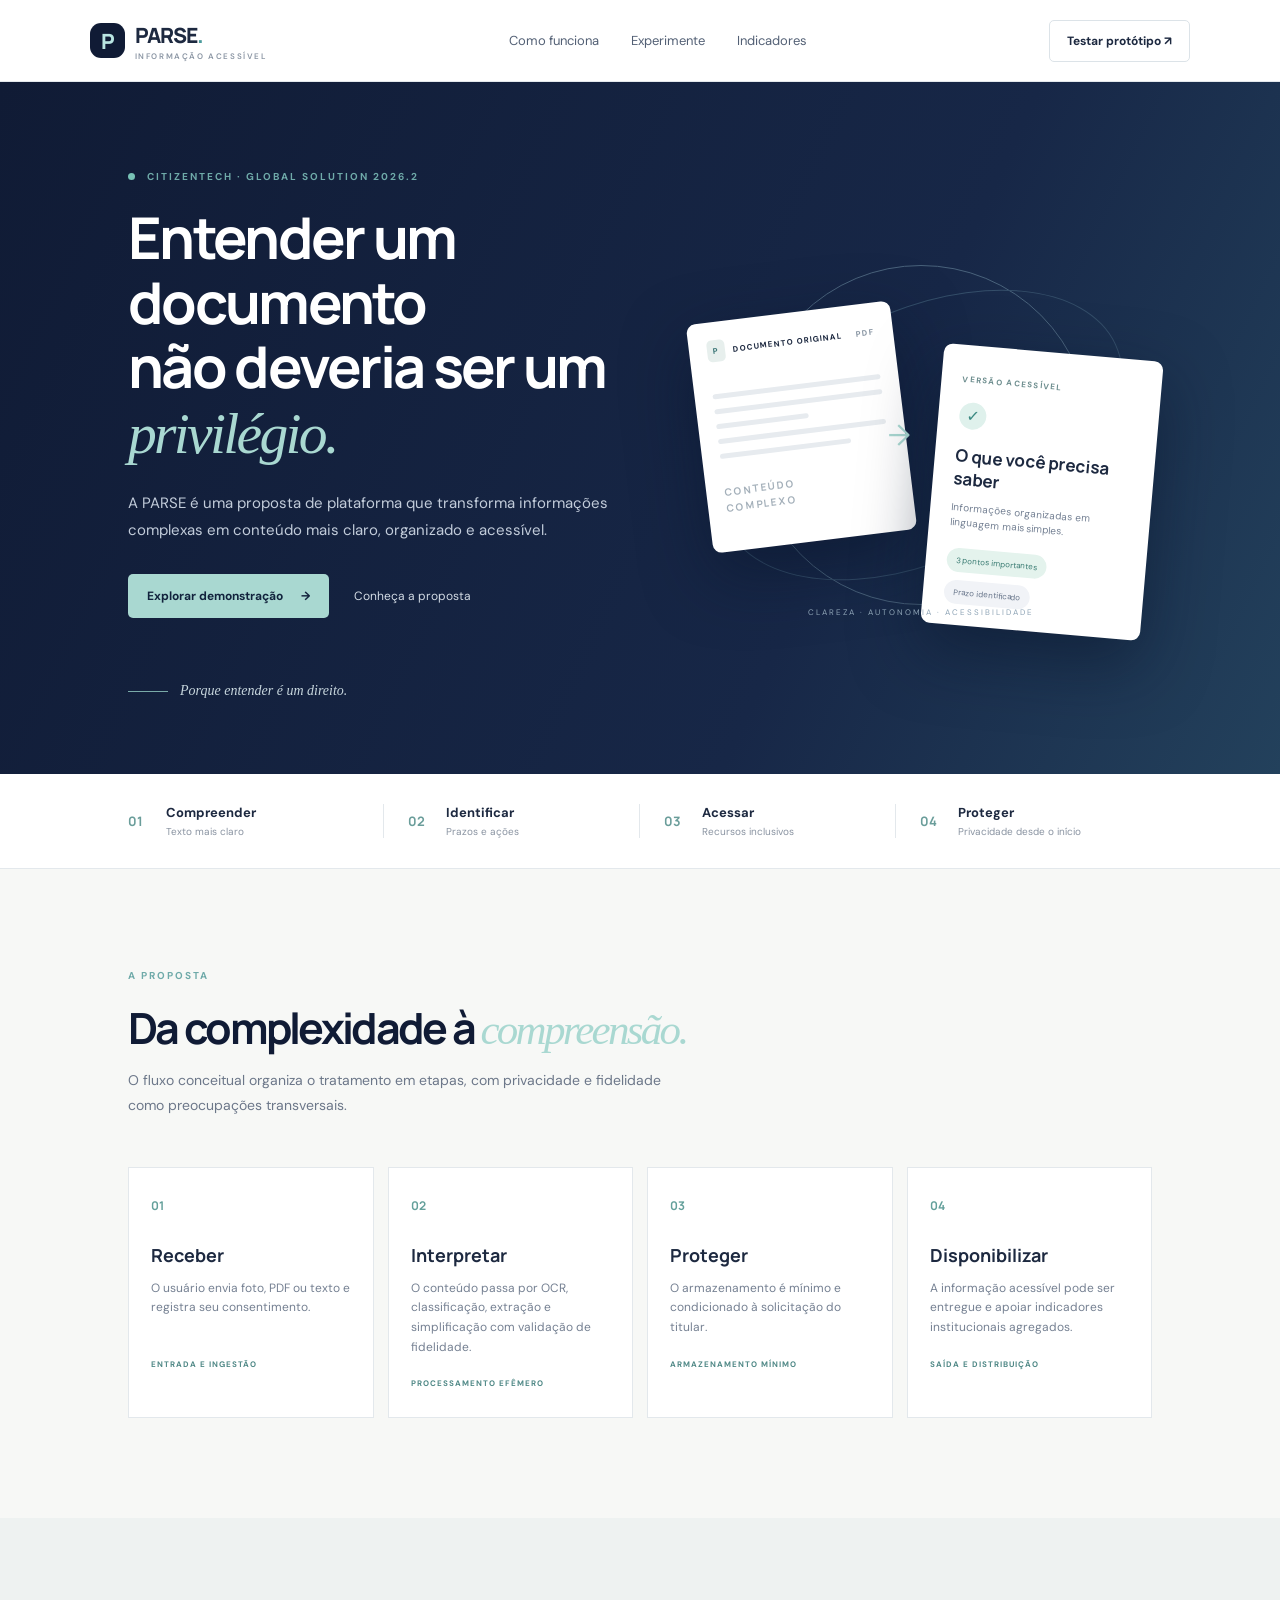
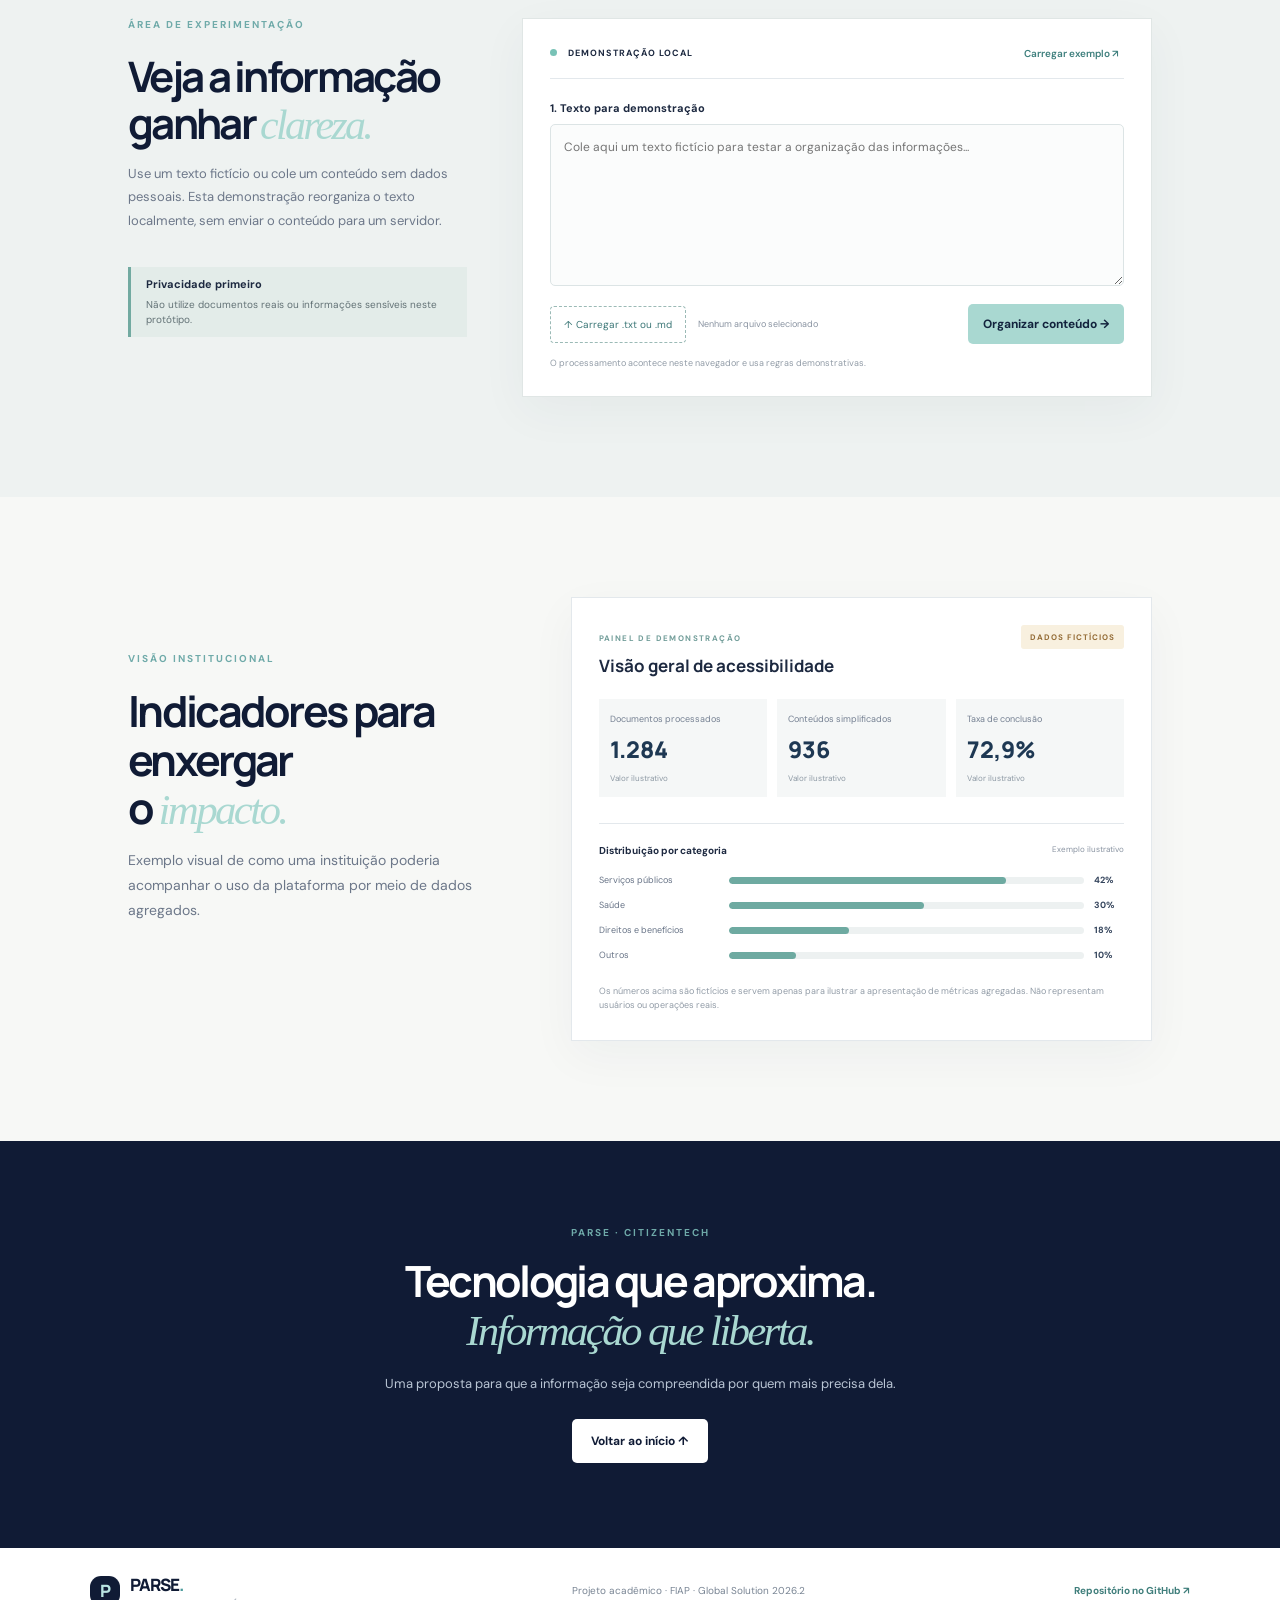
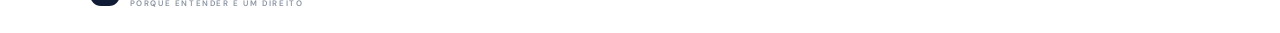
<file: index.html>
<!doctype html>
<html lang="pt-BR">
<head>
  <meta charset="utf-8">
  <meta name="viewport" content="width=device-width, initial-scale=1">
  <meta http-equiv="refresh" content="0; url=prototype/index.html">
  <title>PARSE — Porque entender é um direito</title>
  <link rel="canonical" href="prototype/index.html">
</head>
<body>
  <p>Redirecionando para o <a href="prototype/index.html">protótipo PARSE</a>…</p>
</body>
</html>
</file>
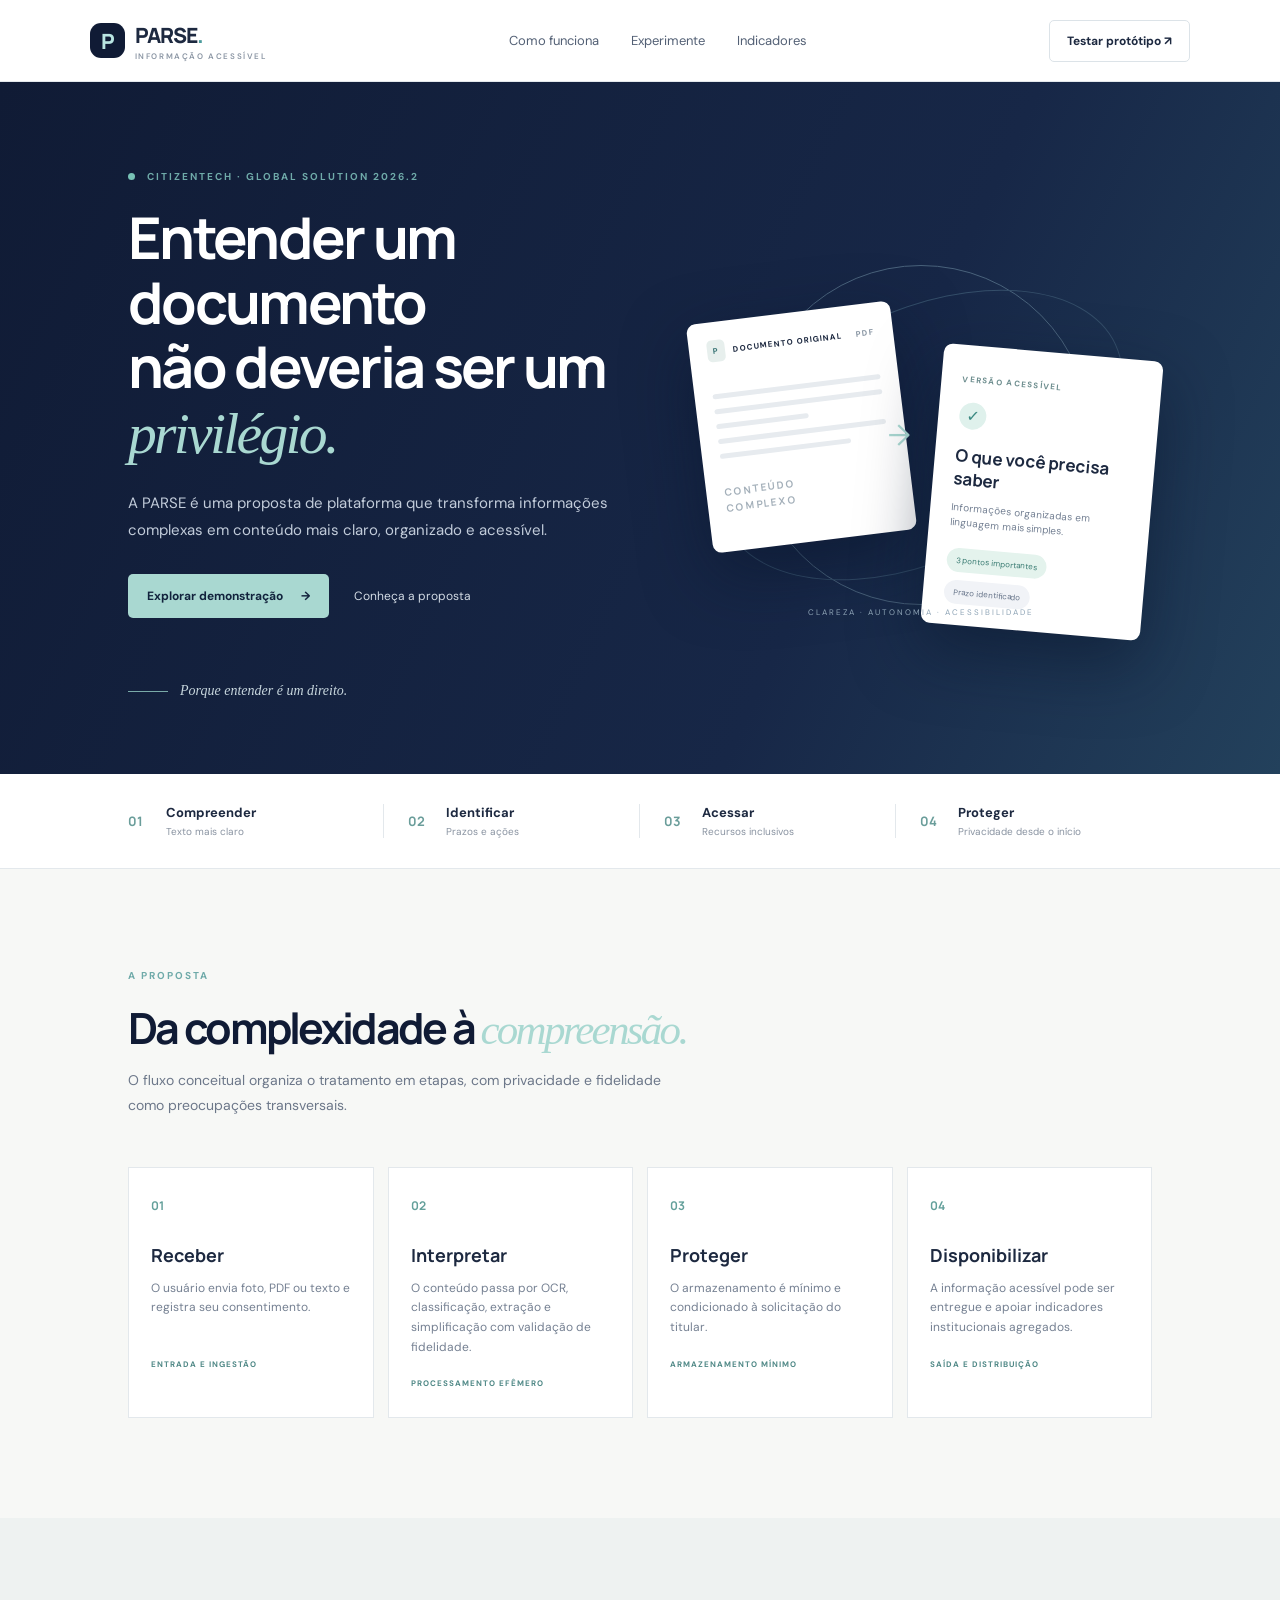
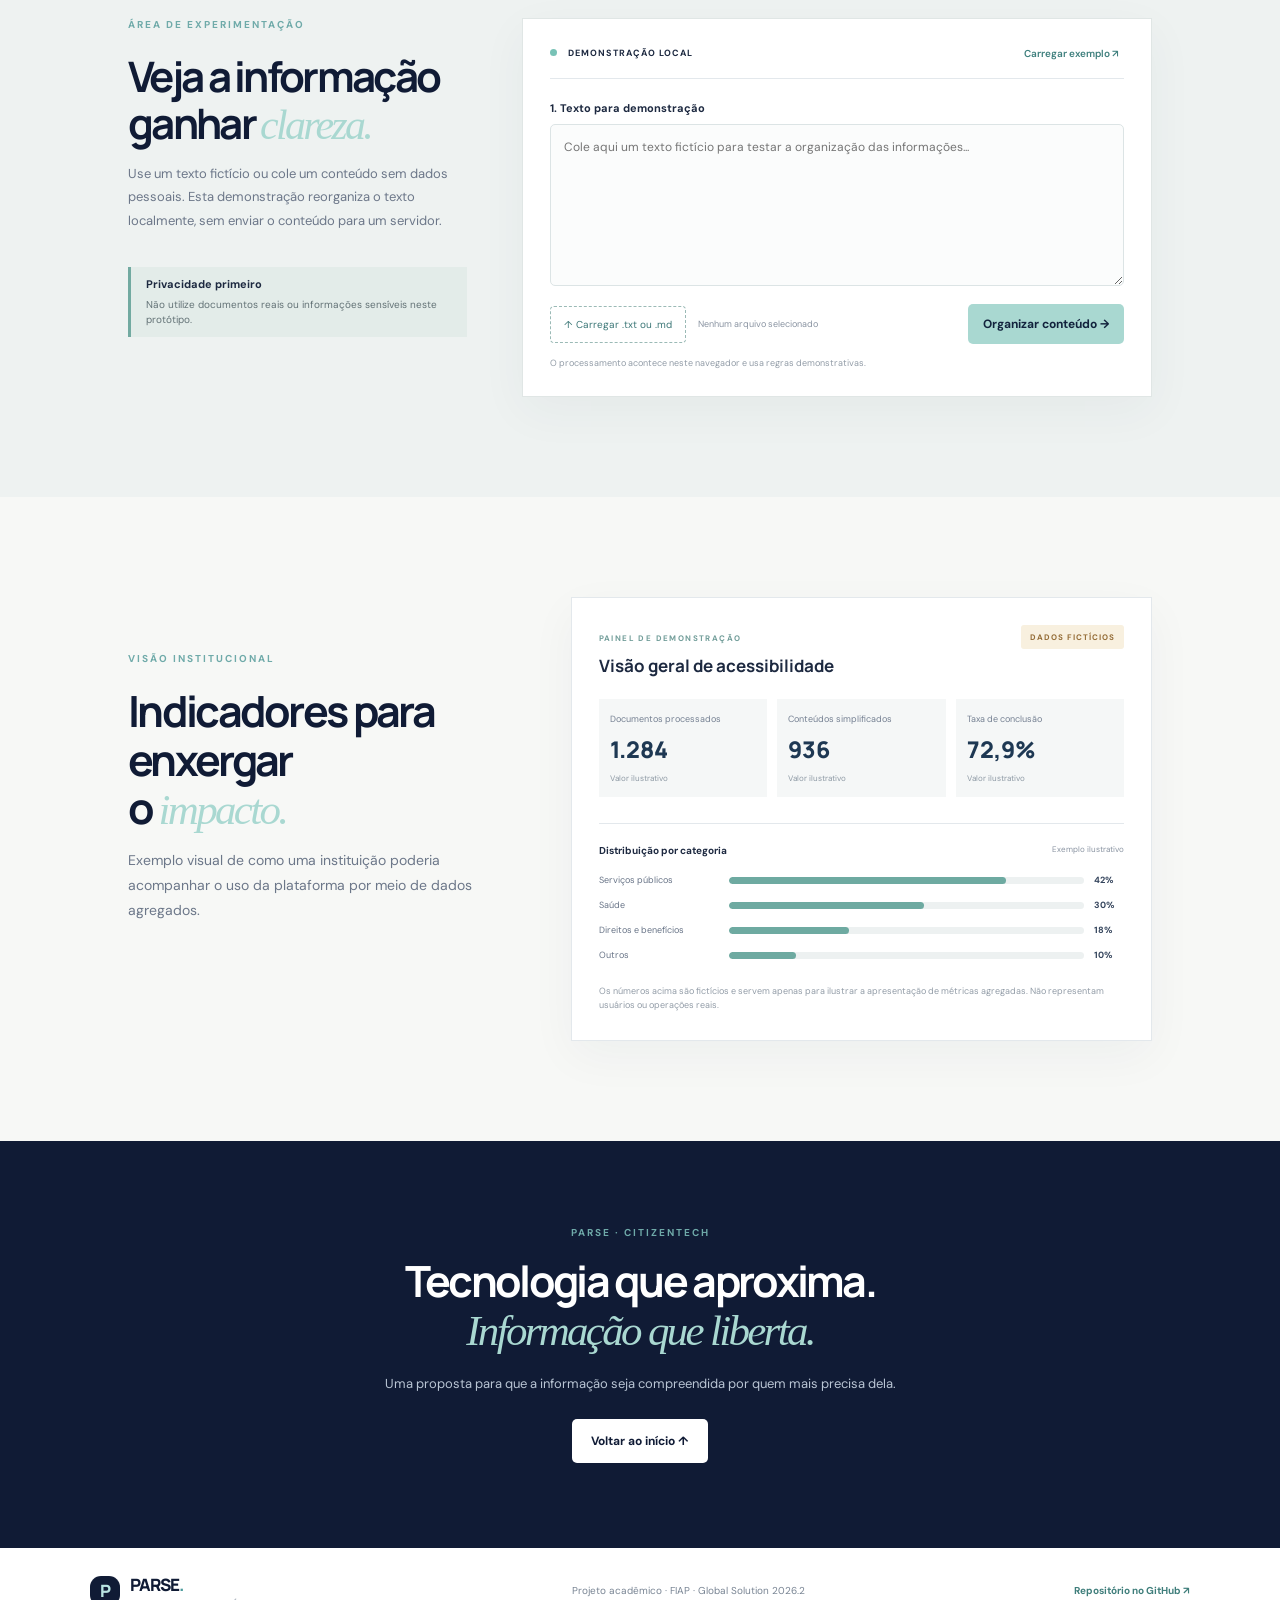
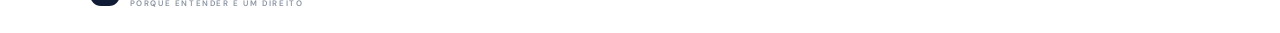
<file: prototype/index.html>
<!doctype html>
<html lang="pt-BR">
<head>
  <meta charset="utf-8">
  <meta name="viewport" content="width=device-width, initial-scale=1">
  <meta name="theme-color" content="#101b35">
  <link rel="manifest" href="manifest.webmanifest">
  <link rel="icon" href="parse-icon.svg" type="image/svg+xml">
  <meta name="description" content="PARSE — Porque entender é um direito. Protótipo CitizenTech de acessibilidade informacional.">
  <title>PARSE — Porque entender é um direito</title>
  <link rel="stylesheet" href="styles.css">
</head>
<body>
  <header class="topbar">
    <a class="brand" href="#inicio" aria-label="PARSE, início"><span class="brand-mark">P</span><span>PARSE<span class="brand-dot">.</span><small>INFORMAÇÃO ACESSÍVEL</small></span></a>
    <nav aria-label="Navegação principal">
      <a href="#como-funciona">Como funciona</a><a href="#tradutor">Experimente</a><a href="#painel">Indicadores</a>
    </nav>
    <a class="top-cta" href="#tradutor">Testar protótipo <span aria-hidden="true">↗</span></a>
  </header>

  <main id="inicio">
    <section class="hero">
      <div class="hero-copy">
        <p class="eyebrow"><span></span> CITIZENTECH · GLOBAL SOLUTION 2026.2</p>
        <h1>Entender um documento<br>não deveria ser um <em>privilégio.</em></h1>
        <p class="hero-lead">A PARSE é uma proposta de plataforma que transforma informações complexas em conteúdo mais claro, organizado e acessível.</p>
        <div class="hero-actions"><a class="button primary" href="#tradutor">Explorar demonstração <span>→</span></a><a class="text-link" href="#como-funciona">Conheça a proposta</a></div>
        <div class="hero-note"><span class="note-line"></span> Porque entender é um direito.</div>
      </div>
      <div class="hero-visual" aria-label="Ilustração de um documento sendo organizado em informações acessíveis">
        <div class="orbit orbit-one"></div><div class="orbit orbit-two"></div>
        <div class="doc-card">
          <div class="doc-head"><span class="doc-icon">P</span><span>DOCUMENTO ORIGINAL</span><span class="doc-status">PDF</span></div>
          <div class="doc-lines"><i></i><i></i><i class="short"></i><i></i><i class="mid"></i></div>
          <div class="doc-stamp">CONTEÚDO<br>COMPLEXO</div>
        </div>
        <div class="transform-arrow">→</div>
        <div class="result-card"><span class="result-label">VERSÃO ACESSÍVEL</span><div class="result-check">✓</div><h3>O que você precisa saber</h3><p>Informações organizadas em linguagem mais simples.</p><div class="result-pill">3 pontos importantes</div><div class="result-pill pale">Prazo identificado</div></div>
        <div class="visual-caption">CLAREZA · AUTONOMIA · ACESSIBILIDADE</div>
      </div>
    </section>

    <section class="stats-strip" aria-label="Pilares da proposta">
      <div><strong>01</strong><span>Compreender</span><small>Texto mais claro</small></div><div><strong>02</strong><span>Identificar</span><small>Prazos e ações</small></div><div><strong>03</strong><span>Acessar</span><small>Recursos inclusivos</small></div><div><strong>04</strong><span>Proteger</span><small>Privacidade desde o início</small></div>
    </section>

    <section class="section how" id="como-funciona">
      <div class="section-heading"><p class="eyebrow">A PROPOSTA</p><h2>Da complexidade à <em>compreensão.</em></h2><p>O fluxo conceitual organiza o tratamento em etapas, com privacidade e fidelidade como preocupações transversais.</p></div>
      <div class="steps">
        <article><span>01</span><h3>Receber</h3><p>O usuário envia foto, PDF ou texto e registra seu consentimento.</p><small>ENTRADA E INGESTÃO</small></article>
        <article><span>02</span><h3>Interpretar</h3><p>O conteúdo passa por OCR, classificação, extração e simplificação com validação de fidelidade.</p><small>PROCESSAMENTO EFÊMERO</small></article>
        <article><span>03</span><h3>Proteger</h3><p>O armazenamento é mínimo e condicionado à solicitação do titular.</p><small>ARMAZENAMENTO MÍNIMO</small></article>
        <article><span>04</span><h3>Disponibilizar</h3><p>A informação acessível pode ser entregue e apoiar indicadores institucionais agregados.</p><small>SAÍDA E DISTRIBUIÇÃO</small></article>
      </div>
    </section>

    <section class="section demo-section" id="tradutor">
      <div class="demo-intro"><p class="eyebrow">ÁREA DE EXPERIMENTAÇÃO</p><h2>Veja a informação<br>ganhar <em>clareza.</em></h2><p>Use um texto fictício ou cole um conteúdo sem dados pessoais. Esta demonstração reorganiza o texto localmente, sem enviar o conteúdo para um servidor.</p><div class="privacy-callout"><strong>Privacidade primeiro</strong><span>Não utilize documentos reais ou informações sensíveis neste protótipo.</span></div></div>
      <div class="workspace">
        <div class="workspace-top"><div><span class="live-dot"></span> DEMONSTRAÇÃO LOCAL</div><button class="subtle-button" id="loadSample" type="button">Carregar exemplo ↗</button></div>
        <label for="sourceText">1. Texto para demonstração</label>
        <textarea id="sourceText" rows="7" placeholder="Cole aqui um texto fictício para testar a organização das informações..."></textarea>
        <div class="input-row"><label class="upload-button" for="fileInput">↑ Carregar .txt ou .md</label><input id="fileInput" type="file" accept=".txt,.md,text/plain,text/markdown"><span id="fileName">Nenhum arquivo selecionado</span><button class="button primary process-button" id="processBtn" type="button">Organizar conteúdo →</button></div>
        <p class="microcopy" id="status" role="status" aria-live="polite">O processamento acontece neste navegador e usa regras demonstrativas.</p>
        <div class="output" id="output" hidden>
          <div class="output-heading"><div><span class="eyebrow">RESULTADO DEMONSTRATIVO</span><h3>Seu conteúdo organizado</h3></div><span class="demo-tag">SIMULAÇÃO</span></div>
          <div class="summary-box"><span class="output-label">EM LINGUAGEM MAIS SIMPLES</span><p id="simpleText"></p></div>
          <div class="output-grid"><div><span class="output-label">PRAZOS IDENTIFICADOS</span><ul id="datesList"><li>Nenhum prazo identificado.</li></ul></div><div><span class="output-label">AÇÕES MENCIONADAS</span><ul id="actionsList"><li>Nenhuma ação identificada.</li></ul></div></div>
          <div class="glossary"><span class="output-label">GLOSSÁRIO DE APOIO</span><div id="glossaryList"></div></div>
          <div class="listen-row"><button class="button secondary" id="speakBtn" type="button">▶ Ouvir demonstração</button><button class="text-link-button" id="stopBtn" type="button">Parar áudio</button><span id="speechStatus" aria-live="polite">Usa a voz disponível no navegador.</span></div>
        </div>
      </div>
    </section>

    <section class="section dashboard-section" id="painel">
      <div class="section-heading"><p class="eyebrow">VISÃO INSTITUCIONAL</p><h2>Indicadores para enxergar<br>o <em>impacto.</em></h2><p>Exemplo visual de como uma instituição poderia acompanhar o uso da plataforma por meio de dados agregados.</p></div>
      <div class="dashboard">
        <div class="dash-header"><div><span class="dash-kicker">PAINEL DE DEMONSTRAÇÃO</span><h3>Visão geral de acessibilidade</h3></div><span class="demo-tag">DADOS FICTÍCIOS</span></div>
        <div class="metric-grid"><article><span>Documentos processados</span><strong>1.284</strong><small>Valor ilustrativo</small></article><article><span>Conteúdos simplificados</span><strong>936</strong><small>Valor ilustrativo</small></article><article><span>Taxa de conclusão</span><strong>72,9%</strong><small>Valor ilustrativo</small></article></div>
        <div class="chart-area"><div class="chart-title"><strong>Distribuição por categoria</strong><span>Exemplo ilustrativo</span></div><div class="bar-row"><span>Serviços públicos</span><div><i style="width:78%"></i></div><b>42%</b></div><div class="bar-row"><span>Saúde</span><div><i style="width:55%"></i></div><b>30%</b></div><div class="bar-row"><span>Direitos e benefícios</span><div><i style="width:34%"></i></div><b>18%</b></div><div class="bar-row"><span>Outros</span><div><i style="width:19%"></i></div><b>10%</b></div></div>
        <p class="dash-foot">Os números acima são fictícios e servem apenas para ilustrar a apresentação de métricas agregadas. Não representam usuários ou operações reais.</p>
      </div>
    </section>

    <section class="closing"><p class="eyebrow">PARSE · CITIZENTECH</p><h2>Tecnologia que aproxima.<br><em>Informação que liberta.</em></h2><p>Uma proposta para que a informação seja compreendida por quem mais precisa dela.</p><a class="button light" href="#inicio">Voltar ao início ↑</a></section>
  </main>
  <footer><a class="brand footer-brand" href="#inicio"><span class="brand-mark">P</span><span>PARSE<span class="brand-dot">.</span><small>PORQUE ENTENDER É UM DIREITO</small></span></a><span>Projeto acadêmico · FIAP · Global Solution 2026.2</span><a href="https://github.com/anajuamorim/parse-citizentech-Copiar" target="_blank" rel="noreferrer">Repositório no GitHub ↗</a></footer>
  <script src="app.js"></script>
</body>
</html>
</file>
<file: prototype/styles.css>
@import url('https://fonts.googleapis.com/css2?family=DM+Sans:wght@400;500;600;700&family=Manrope:wght@400;500;600;700;800&display=swap');
:root{--navy:#101b35;--navy2:#172747;--blue:#315f9f;--cyan:#b9e5e2;--mint:#dff1ec;--paper:#f7f8f6;--ink:#1d2940;--muted:#6c7789;--line:#e3e8ec;--white:#fff;--serif:Georgia,serif}
*{box-sizing:border-box}html{scroll-behavior:smooth}body{margin:0;background:var(--paper);color:var(--ink);font-family:'DM Sans',sans-serif}a{color:inherit;text-decoration:none}.topbar{height:82px;padding:0 7vw;display:flex;align-items:center;justify-content:space-between;background:#fff;border-bottom:1px solid var(--line);position:sticky;top:0;z-index:10}.brand{display:flex;align-items:center;gap:10px;font:800 21px Manrope,sans-serif;letter-spacing:-1px}.brand-mark{width:35px;height:35px;border-radius:11px;background:var(--navy);color:var(--cyan);display:grid;place-items:center;font:800 21px Manrope}.brand-dot{color:#4b9b9c}.brand small{display:block;font:600 8px 'DM Sans';letter-spacing:1.6px;color:#8b96a4;margin-top:2px}.topbar nav{display:flex;gap:32px;font-size:13px;color:#536075}.topbar nav a:hover,.text-link:hover{color:#3b8285}.top-cta{font-size:12px;font-weight:700;border:1px solid #dce3e8;padding:12px 17px;border-radius:5px}.hero{min-height:590px;padding:88px 10vw 75px;background:linear-gradient(115deg,#101b35 0%,#172747 65%,#23415c 100%);color:white;display:grid;grid-template-columns:1.05fr .95fr;align-items:center;gap:50px;overflow:hidden}.eyebrow{font-size:10px;font-weight:700;letter-spacing:2px;color:#6faaa9;margin:0 0 22px}.eyebrow span,.live-dot{display:inline-block;width:7px;height:7px;background:#78c2b6;border-radius:50%;margin-right:8px}.hero h1,.section h2,.closing h2{font:700 clamp(36px,4.5vw,59px)/1.12 Manrope,sans-serif;letter-spacing:-2.7px;margin:0}.hero h1 em,.section h2 em,.closing h2 em{font-family:var(--serif);font-weight:400;color:#a9d8d1}.hero-lead{max-width:490px;color:#c2ccda;font-size:15px;line-height:1.8;margin:24px 0 30px}.hero-actions{display:flex;align-items:center;gap:25px}.button{border:0;border-radius:5px;padding:14px 19px;font:700 12px 'DM Sans';cursor:pointer;display:inline-flex;align-items:center;gap:18px;transition:.2s}.button:hover{transform:translateY(-2px)}.primary{background:#a9d8d1;color:#12233d}.secondary{background:var(--navy);color:white}.light{background:white;color:var(--navy)}.text-link{font-size:12px;color:#d4dce5}.hero-note{display:flex;align-items:center;gap:12px;margin-top:65px;font:italic 14px var(--serif);color:#c7d6dd}.note-line{height:1px;width:40px;background:#79aaa8}.hero-visual{height:365px;position:relative;display:flex;align-items:center;justify-content:center}.orbit{position:absolute;border:1px solid #49627b;border-radius:50%;width:340px;height:340px}.orbit-two{width:430px;height:250px;transform:rotate(-25deg);border-color:#344e69}.doc-card,.result-card{position:absolute;background:white;color:var(--ink);border-radius:9px;box-shadow:0 25px 65px #07132980}.doc-card{width:205px;height:230px;left:2%;top:60px;padding:18px;transform:rotate(-7deg)}.doc-head{font-size:8px;font-weight:700;letter-spacing:1px;display:flex;align-items:center;gap:8px}.doc-icon{background:#e7efed;color:#3d7778;border-radius:5px;padding:6px;font-weight:800}.doc-status{margin-left:auto;color:#8895a3}.doc-lines{margin-top:32px;display:grid;gap:10px}.doc-lines i{height:5px;background:#e7ebef;border-radius:4px}.doc-lines .short{width:55%}.doc-lines .mid{width:78%}.doc-stamp{font:700 10px Manrope;color:#a3afb9;letter-spacing:2px;margin-top:25px;line-height:1.6}.transform-arrow{position:absolute;left:43%;font-size:29px;color:#a9d8d1}.result-card{width:220px;right:0;top:100px;padding:21px;transform:rotate(5deg)}.result-label,.output-label{font-size:8px;letter-spacing:1.3px;color:#6d8d8e;font-weight:700}.result-check{width:27px;height:27px;border-radius:50%;background:#dff1ec;color:#3b8982;display:grid;place-items:center;margin:15px 0}.result-card h3{font:700 17px Manrope;margin:0 0 8px}.result-card p{font-size:10px;color:#748093;line-height:1.5}.result-pill{display:inline-block;background:#e4f3ed;color:#397b72;border-radius:30px;padding:7px 9px;font-size:8px;margin:8px 3px 0 0}.result-pill.pale{background:#f1f3f7;color:#667489}.visual-caption{position:absolute;bottom:0;font-size:8px;letter-spacing:2px;color:#8ea4b6}.stats-strip{display:grid;grid-template-columns:repeat(4,1fr);padding:30px 10vw;background:#fff;border-bottom:1px solid var(--line)}.stats-strip div{display:grid;grid-template-columns:38px 1fr;align-items:center;border-right:1px solid var(--line);padding-left:24px}.stats-strip div:first-child{padding-left:0}.stats-strip div:last-child{border:0}.stats-strip strong{grid-row:span 2;color:#6a9d9a;font:700 13px Manrope}.stats-strip span{font-weight:700;font-size:13px}.stats-strip small{font-size:10px;color:#8993a1;margin-top:4px}.section{padding:100px 10vw}.section-heading{max-width:610px;margin-bottom:48px}.section h2{font-size:43px;color:var(--navy)}.section-heading>p:last-child{color:var(--muted);line-height:1.8;font-size:14px;max-width:540px}.steps{display:grid;grid-template-columns:repeat(4,1fr);gap:14px}.steps article{background:#fff;border:1px solid var(--line);padding:26px 22px;min-height:210px;position:relative}.steps article>span{font:700 12px Manrope;color:#64a09b}.steps h3{font:700 18px Manrope;margin:28px 0 9px}.steps p{font-size:12px;line-height:1.65;color:#758092;min-height:60px}.steps small{font-size:8px;letter-spacing:1px;color:#4f8886;font-weight:700}.demo-section{background:#eef2f1;display:grid;grid-template-columns:.7fr 1.3fr;gap:55px;align-items:start}.demo-intro h2{font-size:42px}.demo-intro>p:not(.eyebrow){font-size:13px;line-height:1.8;color:var(--muted);max-width:330px}.privacy-callout{border-left:3px solid #72aaa1;padding:10px 15px;margin-top:35px;display:grid;gap:6px;background:#e3ece9}.privacy-callout strong{font-size:11px}.privacy-callout span{font-size:10px;color:#637276;line-height:1.5}.workspace{background:white;padding:27px;border:1px solid #e0e6e5;box-shadow:0 14px 45px #233c4b0c}.workspace-top{display:flex;justify-content:space-between;align-items:center;border-bottom:1px solid var(--line);padding-bottom:17px;margin-bottom:22px;font-size:9px;letter-spacing:1px;font-weight:700}.subtle-button,.text-link-button{border:0;background:none;color:#3e7f7d;font:600 10px 'DM Sans';cursor:pointer}.workspace>label{font-size:11px;font-weight:700;display:block;margin-bottom:9px}.workspace textarea{width:100%;resize:vertical;border:1px solid #dce4e5;border-radius:5px;padding:13px;font:12px/1.6 'DM Sans';color:var(--ink);outline-color:#70a9a2;background:#fbfcfc}.input-row{display:flex;align-items:center;gap:12px;margin-top:13px;flex-wrap:wrap}.upload-button{font-size:10px;color:#3c7777;border:1px dashed #9bbab6;padding:11px 13px;border-radius:4px;cursor:pointer}.input-row input{position:absolute;width:1px;height:1px;opacity:0}.input-row>span{font-size:9px;color:#8993a1;flex:1}.process-button{padding:12px 15px}.microcopy{font-size:9px;color:#929ca7;margin:13px 0 0}.output{border-top:1px solid var(--line);margin-top:25px;padding-top:22px}.output-heading{display:flex;align-items:center;justify-content:space-between}.output-heading .eyebrow{margin-bottom:7px;font-size:8px}.output-heading h3{font:700 19px Manrope;margin:0 0 15px}.demo-tag{font-size:8px;letter-spacing:1px;font-weight:700;color:#946c36;background:#f8f0df;border-radius:3px;padding:7px 9px}.summary-box{background:#f0f6f3;padding:17px;border-left:3px solid #6ea69c}.summary-box p{font-size:12px;line-height:1.8;margin:8px 0 0}.output-grid{display:grid;grid-template-columns:1fr 1fr;gap:20px;margin:20px 0}.output-grid ul{padding-left:17px;font-size:11px;line-height:1.8;color:#5d6877}.glossary{border-top:1px solid var(--line);padding-top:17px}.glossary-item{display:inline-flex;gap:6px;margin:10px 8px 0 0;padding:7px 9px;background:#f3f5f7;border-radius:3px;font-size:10px}.glossary-item b{color:#3d7f7a}.listen-row{display:flex;align-items:center;gap:13px;margin-top:20px;flex-wrap:wrap}.listen-row .button{padding:11px 14px}.listen-row span{font-size:9px;color:#8993a1}.dashboard-section{display:grid;grid-template-columns:.8fr 1.2fr;gap:55px;align-items:center}.dashboard{background:white;border:1px solid var(--line);padding:27px;box-shadow:0 15px 45px #20334b0b}.dash-header{display:flex;justify-content:space-between;align-items:start}.dash-kicker{font-size:8px;letter-spacing:1.4px;color:#719d99;font-weight:700}.dash-header h3{font:700 17px Manrope;margin:8px 0 22px}.metric-grid{display:grid;grid-template-columns:repeat(3,1fr);gap:10px}.metric-grid article{background:#f5f7f7;padding:14px 11px;display:grid;gap:8px}.metric-grid span{font-size:9px;color:#758092}.metric-grid strong{font:800 23px Manrope;color:#1e3853}.metric-grid small{font-size:8px;color:#8d99a4}.chart-area{margin-top:26px;border-top:1px solid var(--line);padding-top:20px}.chart-title{display:flex;justify-content:space-between;font-size:10px;margin-bottom:17px}.chart-title span{font-size:8px;color:#8993a1}.bar-row{display:grid;grid-template-columns:120px 1fr 30px;gap:10px;align-items:center;margin:13px 0;font-size:9px;color:#687487}.bar-row>div{height:7px;background:#edf1f1;border-radius:10px;overflow:hidden}.bar-row i{display:block;height:100%;background:#6eaaa1;border-radius:10px}.bar-row b{font-size:9px;color:#34445c}.dash-foot{font-size:9px;line-height:1.6;color:#929ca7;margin:23px 0 0}.closing{text-align:center;padding:85px 20px;background:var(--navy);color:#fff}.closing h2{font-size:43px}.closing>p:not(.eyebrow){font-size:13px;color:#b9c5d4;margin:20px 0 27px}.closing .eyebrow{margin-bottom:18px}footer{background:#fff;padding:25px 7vw;display:flex;align-items:center;justify-content:space-between;color:#788493;font-size:10px}.footer-brand{color:var(--navy);font-size:17px}.footer-brand .brand-mark{width:30px;height:30px;font-size:17px}footer>a:last-child{color:#3f7e7b;font-weight:700}
@media(max-width:900px){.hero{padding:70px 7vw;grid-template-columns:1fr}.hero-visual{max-width:500px;width:100%;margin:auto}.demo-section,.dashboard-section{grid-template-columns:1fr;gap:35px}.steps{grid-template-columns:repeat(2,1fr)}.section{padding:75px 7vw}.stats-strip{padding:25px 7vw}.topbar{padding:0 5vw}.topbar nav{gap:15px}}
@media(max-width:600px){.topbar{height:68px}.topbar nav{display:none}.top-cta{font-size:10px;padding:10px}.hero{padding:62px 7vw 50px}.hero h1{font-size:39px}.hero-visual{height:300px;transform:scale(.85);transform-origin:center}.doc-card{left:0}.result-card{right:0}.stats-strip{grid-template-columns:1fr 1fr;gap:18px}.stats-strip div{padding-left:0;border:0}.steps{grid-template-columns:1fr}.section{padding:65px 7vw}.section h2,.demo-intro h2,.closing h2{font-size:35px}.workspace{padding:18px}.output-grid{grid-template-columns:1fr;gap:5px}.metric-grid{grid-template-columns:1fr}.bar-row{grid-template-columns:100px 1fr 27px}footer{padding:25px 7vw;gap:18px;align-items:flex-start;flex-direction:column}.input-row>span{min-width:100px}.process-button{width:100%;justify-content:center}}
@media(prefers-reduced-motion:reduce){html{scroll-behavior:auto}*,*::before,*::after{transition:none!important}}
</file>
